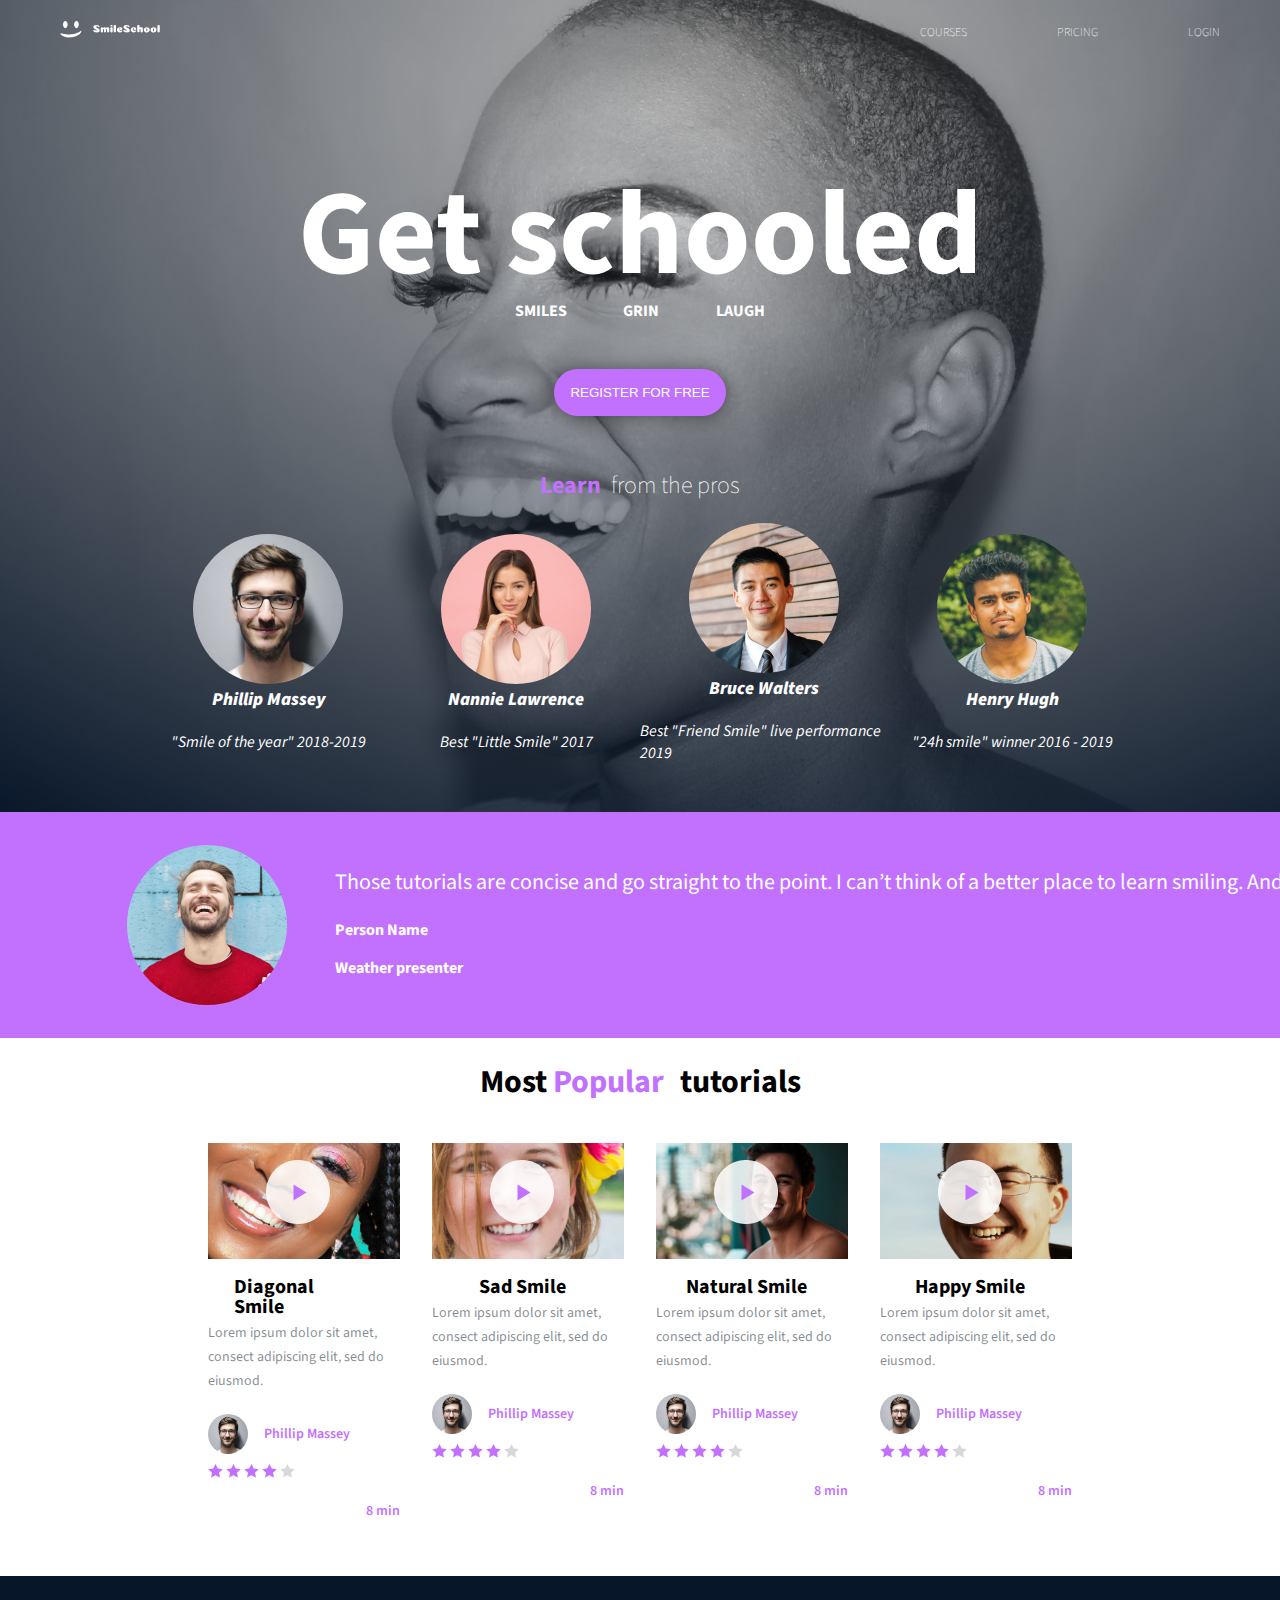
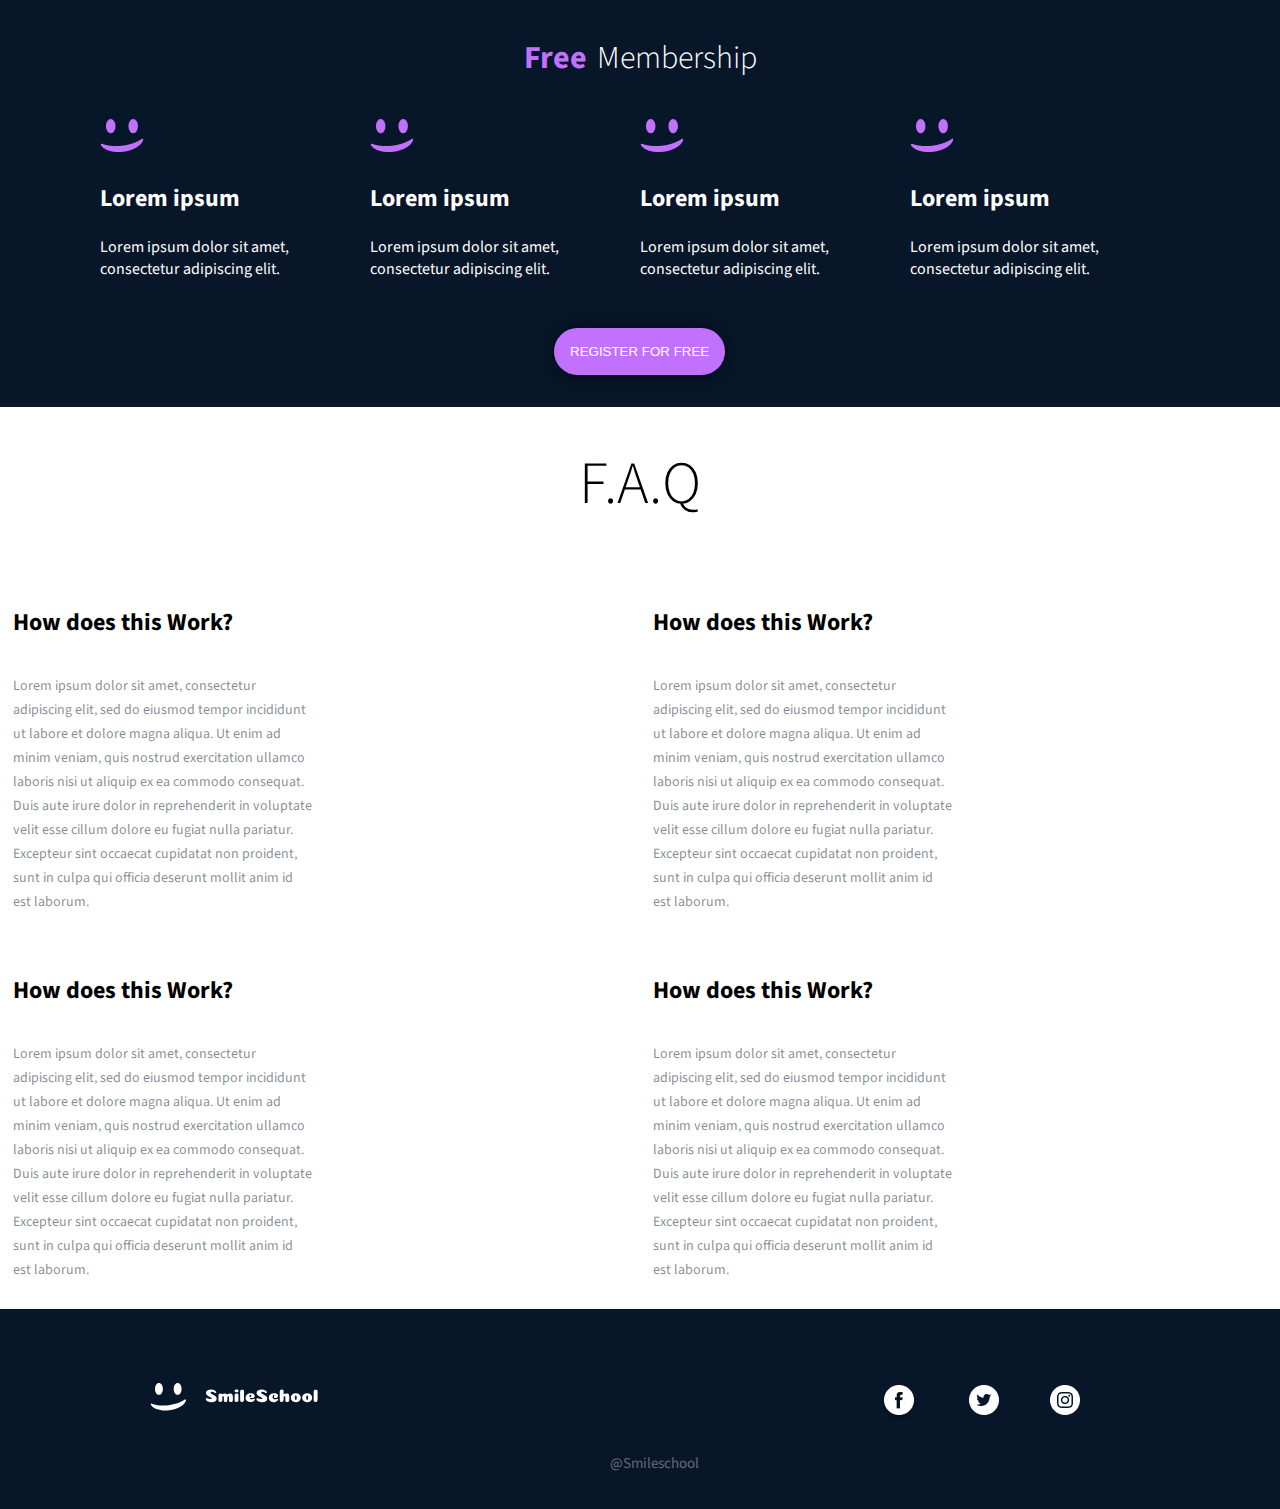
<file: css_advanced/index.html>
<!DOCTYPE html>
<html lang="en">
  <head>
    <meta charset="UTF-8">
    <meta charset="UTF-8">
    <meta http-equiv="X-UA-Compatible" content="IE=edge">
    <meta name="viewport" content="width=device-width, initial-scale=1.0">
    <link href='https://fonts.googleapis.com/css?family=Source+Sans+Pro' rel='stylesheet' type='text/css'>
    <title>Web design</title>
    <link rel="stylesheet" href="styles.css">
  </head>
  <body>
    <div id="main-section">

    
    <header>
        <div class="logo">
            <a><img src="../html_advanced/img/Group 1.svg" width="100" height="100"></a>
        </div>
        <div class="nav-urls-main">
        
              <p class="nav-urls">
                <a>COURSES</a>
              </p>
         
              <p class="nav-urls">
                <a >PRICING</a>
              </p>
            
              <p class="nav-urls">
                <a>LOGIN</a>
              </p>
            
           
        </div>
    </header>
    <main>
      <section class="header-section">
        <div class="schooled">
          <h1 class="get-schooled">
            Get schooled
          </h1>
          <p class="schooled-text">
            <span>Smiles</span>
            <span>Grin</span>
            <span>Laugh</span>
          </p>
          <button class="register">
            REGISTER FOR FREE
          </button>
        </div>
        <div class="pros">
          <h2 class="pros-title">
            <Span class="learn">Learn </Span> from the pros
          </h2>
          <div class="pros-block">
            <div class="pros-card">
              <img src="../html_advanced/img/1 (1).png" alt="">
              <h3>Phillip Massey</h3>
              <p>"Smile of the year" 2018-2019</p>
            </div>
            <div class="pros-card">
              <img src="../html_advanced/img/6.png" alt="">
              <h3>Nannie Lawrence</h3>
              <p>Best "Little Smile" 2017</p>
            </div>
            <div class="pros-card">
              <img src="../html_advanced/img/7.png" alt="">
              <h3>Bruce Walters</h3>
              <p>Best "Friend Smile" live performance 2019</p>
            </div>
            <div class="pros-card">
              <img src="../html_advanced/img/8.png" alt="">
              <h3>Henry Hugh</h3>
              <p>"24h smile" winner 2016 - 2019</p>
              </div>
          </div>
        </div>
      </section>
      <section class="presenter">
          <div class="present">
              <img src="../html_advanced/img/Bitmap (1).png">
              <div>
                  <blockquote>
                  Those tutorials are concise and go straight to the point. I can’t think of a better place to learn smiling. And it’s so fun!  
                  </blockquote>
                  <p>Person Name</p>
                  <p>Weather presenter</p>
              </div>
          </div>
      </section>
      <section class="video-part">
          <h1>Most <span class="learn">Popular</span> tutorials</h1>
          <div class="video-list">
              <div class="video-card">
                  <img src="../html_advanced/img/Bitmap (2).png">
                  <a class="play" href="#"><img src="../html_advanced/img/Group 7.png" alt=""></a>
                  <h2 class="video-title">Diagonal Smile</h2>
                  <p class="video-desc">Lorem ipsum dolor sit amet, consect adipiscing elit, sed do eiusmod.</p>
                  <div class="author">
                      <img src="../html_advanced/img/1 (1).png">
                      <h3 class="author-name">Phillip Massey</h3>
                  </div>
                  <div class="rating-duration">
                    <div class="rating">
                      <img src="../html_advanced/img/Star_4.png">
                      <img src="../html_advanced/img/Star_4.png">
                      <img src="../html_advanced/img/Star_4.png">
                      <img src="../html_advanced/img/Star_4.png">
                      <img src="../html_advanced/img/Star_5.png">
                    </div>
                  </div>
                  <p class="duration">8 min</p>
              </div>
              <div class="video-card">
                  <img src="../html_advanced/img/Bitmap (3).png">
                  <a class="play" href="#"><img src="../html_advanced/img/Group 7.png" alt=""></a>
                  <h2 class="video-title">Sad Smile</h2>
                  <p class="video-desc">Lorem ipsum dolor sit amet, consect adipiscing elit, sed do eiusmod.</p>
                  <div class="author img">
                      <img src="../html_advanced/img/1 (1).png">
                      <h3 class="author-name">Phillip Massey</h3>
                  </div>
                  <div class="rating-duration">
                    <div class="rating">
                      <img src="../html_advanced/img/Star_4.png">
                      <img src="../html_advanced/img/Star_4.png">
                      <img src="../html_advanced/img/Star_4.png">
                      <img src="../html_advanced/img/Star_4.png">
                      <img src="../html_advanced/img/Star_5.png">
                    </div>
                  </div>
                  <p class="duration">8 min</p>
              </div>
              <div class="video-card">
                  <img src="../html_advanced/img/Bitmap (4).png">
                  <a class="play" href="#"><img src="../html_advanced/img/Group 7.png" alt=""></a>
                  <h2 class="video-title">Natural Smile</h2>
                  <p class="video-desc">Lorem ipsum dolor sit amet, consect adipiscing elit, sed do eiusmod.</p>
                  <div class="author img">
                      <img src="../html_advanced/img/1 (1).png">
                      <h3 class="author-name">Phillip Massey</h3>
                  </div>
                  <div class="rating-duration">
                    <div class="rating">
                      <img src="../html_advanced/img/Star_4.png">
                      <img src="../html_advanced/img/Star_4.png">
                      <img src="../html_advanced/img/Star_4.png">
                      <img src="../html_advanced/img/Star_4.png">
                      <img src="../html_advanced/img/Star_5.png">
                    </div>
                  </div>
                  <p class="duration">8 min</p>
              </div>
              <div class="video-card">
                  <img src="../html_advanced/img/Bitmap (5).png">
                  <a class="play" href="#"><img src="../html_advanced/img/Group 7.png" alt=""></a>
                  <h2 class="video-title">Happy Smile</h2>
                  <p class="video-desc">Lorem ipsum dolor sit amet, consect adipiscing elit, sed do eiusmod.</p>
                  <div class="author img">
                      <img src="../html_advanced/img/1 (1).png">
                      <h3 class="author-name">Phillip Massey</h3>
                  </div>
                  <div class="rating-duration">
                    <div class="rating">
                      <img src="../html_advanced/img/Star_4.png">
                      <img src="../html_advanced/img/Star_4.png">
                      <img src="../html_advanced/img/Star_4.png">
                      <img src="../html_advanced/img/Star_4.png">
                      <img src="../html_advanced/img/Star_5.png">
                    </div>
                  </div>
                  <p class="duration">8 min</p>
              </div>
          </div>
      </section>
      <section class="membership-section">
          <h1><span class="learn">Free</span>Membership</h1>
          <div class="memberships">
            <div class="membership-card">
              <img src="../html_advanced/img/Group 3.png" alt="">
              <h2>Lorem ipsum</h2>
              <p>Lorem ipsum dolor sit amet, consectetur adipiscing elit.</p>
            </div>
            <div class="membership-card">
              <img src="../html_advanced/img/Group 3.png" alt="">
              <h2>Lorem ipsum</h2>
              <p>Lorem ipsum dolor sit amet, consectetur adipiscing elit.</p>
            </div>
            <div class="membership-card">
              <img src="../html_advanced/img/Group 3.png" alt="">
              <h2>Lorem ipsum</h2>
              <p>Lorem ipsum dolor sit amet, consectetur adipiscing elit.</p>
            </div>
            <div class="membership-card">
              <img src="../html_advanced/img/Group 3.png" alt="smile">
              <h2>Lorem ipsum</h2>
              <p>
                  Lorem ipsum dolor sit amet, consectetur adipiscing elit.
              </p>
            </div>
          </div>
          <button class="register-btn">REGISTER FOR FREE</button>
      </section>
      <section class="faq-section">
        <h1>F.A.Q</h1>
        <div class="faq-list">
          
          <section class="top-line">

            <div class="faq-item ">
              <h2>How does this Work?</h2>
              <p class="paragraph-padding">
                Lorem ipsum dolor sit amet, consectetur adipiscing elit, sed do eiusmod tempor incididunt ut
                labore et dolore magna aliqua. Ut enim ad minim veniam, quis nostrud exercitation ullamco
                laboris nisi ut aliquip ex ea commodo consequat. Duis aute irure dolor in reprehenderit in
                voluptate velit esse cillum dolore eu fugiat nulla pariatur. Excepteur sint occaecat cupidatat
                non proident, sunt in culpa qui officia deserunt mollit anim id est laborum.
              </p>
            </div>
            <div class="faq-item">
              <h2>How does this Work?</h2>
              <p class="paragraph-padding">
                Lorem ipsum dolor sit amet, consectetur adipiscing elit, sed do eiusmod tempor incididunt ut
                labore et dolore magna aliqua. Ut enim ad minim veniam, quis nostrud exercitation ullamco
                laboris nisi ut aliquip ex ea commodo consequat. Duis aute irure dolor in reprehenderit in
                voluptate velit esse cillum dolore eu fugiat nulla pariatur. Excepteur sint occaecat cupidatat
                non proident, sunt in culpa qui officia deserunt mollit anim id est laborum.
              </p>
            </div>
          </section>
          <section class="bottom-line">

            <div class="faq-item">
              <h2>How does this Work?</h2>
              <p class="paragraph-padding">
                Lorem ipsum dolor sit amet, consectetur adipiscing elit, sed do eiusmod tempor incididunt ut
                labore et dolore magna aliqua. Ut enim ad minim veniam, quis nostrud exercitation ullamco
                laboris nisi ut aliquip ex ea commodo consequat. Duis aute irure dolor in reprehenderit in
                voluptate velit esse cillum dolore eu fugiat nulla pariatur. Excepteur sint occaecat cupidatat
                non proident, sunt in culpa qui officia deserunt mollit anim id est laborum.
              </p>
            </div>
            <div class="faq-item">
              <h2>How does this Work?</h2>
              <p class="paragraph-padding">
                Lorem ipsum dolor sit amet, consectetur adipiscing elit, sed do eiusmod tempor incididunt ut
                labore et dolore magna aliqua. Ut enim ad minim veniam, quis nostrud exercitation ullamco
                laboris nisi ut aliquip ex ea commodo consequat. Duis aute irure dolor in reprehenderit in
                voluptate velit esse cillum dolore eu fugiat nulla pariatur. Excepteur sint occaecat cupidatat
                non proident, sunt in culpa qui officia deserunt mollit anim id est laborum.
              </p>
            </div>
          </section>
        </div>
      </section>
    </main>
    <footer>
      <div>
        <div>
          <p class="nav-ft"><img src="../html_advanced/img/Group 1.svg" alt=""></p>
        <div class="social">
            <p ><a><img src="../html_advanced/img/fb.png" alt=""></a></p>
            <p><a><img src="../html_advanced/img/x.png" alt=""></a></p>
            <p><a><img src="../html_advanced/img/Group 6.png" alt=""></a></p>
        </div>
        </div>
        <p class="smile">@Smileschool</p>
      </div>
    </footer>
    <!-- Your HTML content here -->
  </div>
  </body>
</html>
</file>
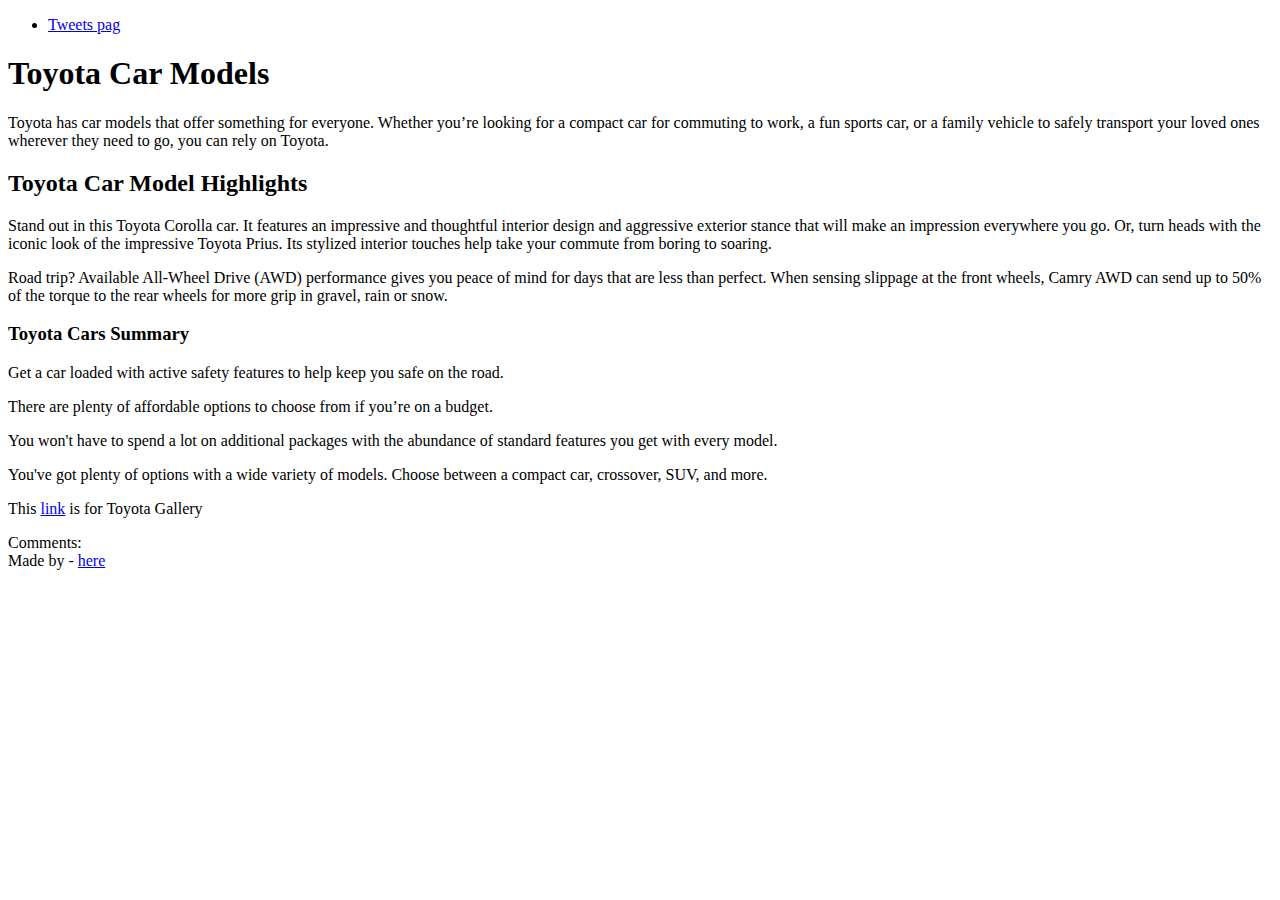
<file: css_basic/index.html>
<!DOCTYPE html>
<html>
        <head>
                <title> TOYOTA</title>
                <meta charset="UTF-8">
        </head>
        <body>
		<header>
			<ul>
				<li><a href="tweets.html">Tweets pag</a></li>
			</ul>
		</header>
		<main>
			<article>
			 <h1>Toyota Car Models</h1>
			 <p>Toyota has car models that offer something for everyone. Whether you’re looking for a compact car for commuting to work, a fun sports car, or a family vehicle to safely transport your loved ones wherever they need to go, you can rely on Toyota.</p>
		          <h2>Toyota Car Model Highlights</h2>
		          <p>Stand out in this Toyota Corolla car. It features an impressive and thoughtful interior design and aggressive exterior stance that will make an impression everywhere you go. Or, turn heads with the iconic look of the impressive Toyota Prius. Its stylized interior touches help take your commute from boring to soaring. </p>
		         <p>Road trip? Available All-Wheel Drive (AWD) performance gives you peace of mind for days that are less than perfect. When sensing slippage at the front wheels, Camry AWD can send up to 50% of the torque to the rear wheels for more grip in gravel, rain or snow.</p>
			 <h3>Toyota Cars Summary</h3>
                         <p>Get a car loaded with active safety features to help keep you safe on the road.</p>
		         <p> There are plenty of affordable options to choose from if you’re on a budget.</p>
                         <P>You won't have to spend a lot on additional packages with the abundance of standard features you get with every model.</P>
                         <P>You've got plenty of options with a wide variety of models. Choose between a compact car, crossover, SUV, and more.</P>
		<a href="https://www.toyota.com/cars/><img src="https://global.toyota/en/mobility/toyota-brand/gallery/bz4x.html"></a>
                          <p>This <a href="https://global.toyota/en/mobility/toyota-brand/gallery/"> link</a> is for Toyota Gallery</p>
			</article>
			<aside>Comments:</aside>
			
			<footer>
				Made by <Wilson MUNYANEZA> - <a href="<https://global.toyota/en/company/?padid=ag478_from_header>" target="_blank">here</a>
                        </footer>
		</main>
	 </body>
</html
</file>
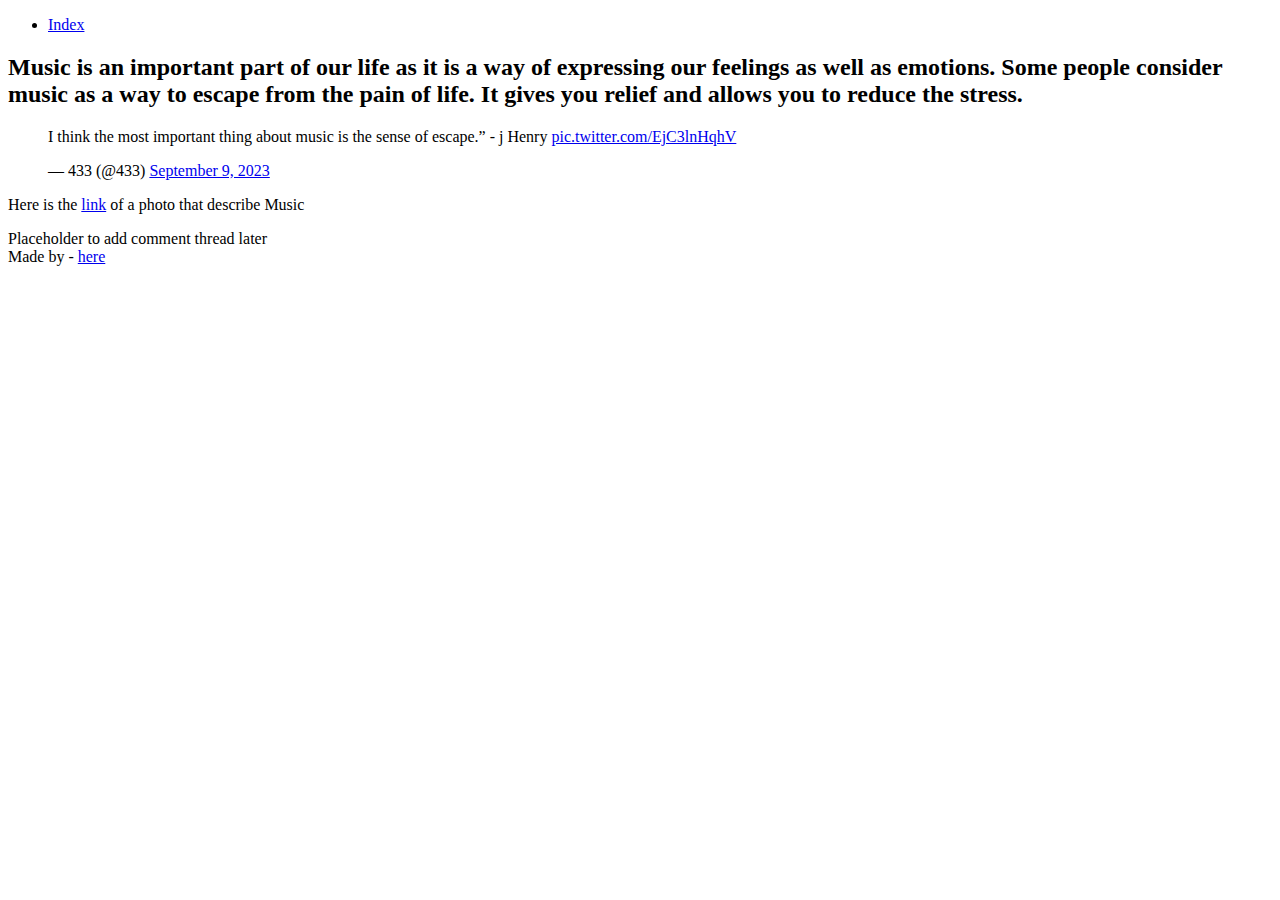
<file: css_basic/tweets.html>
<!DOCTYPE html>
<html lang="en">
<head>
    <meta charset="utf-8">
    <title>HOW MUSIC IS LIFE</title>
</head>
 <body>
                <header>
                    <ul>
                        <li><a href="index.html">Index</a></li>
                   </ul>
                </header>
                 <main>
                       <article>
                         <h2>Music is an important part of our life as it is a way of expressing our feelings as well as emotions. Some people consider music as a way to escape from the pain of life. It gives you relief and allows you to reduce the stress.</h2>


                        <blockquote class="twitter-tweet"><p lang="it" dir="ltr">I think the most important thing about music is the sense of escape.” - j Henry
							<a href="https://twitter.com/DarkSun713/status/1700981361866428823/photo/1">pic.twitter.com/EjC3lnHqhV</a></p>&mdash; 433 (@433) <a href="https://twitter.com/DarkSun713/status/1700981361866428823/photo/1">September 9, 2023</a></blockquote> <script async src="https://platform.twitter.com/widgets.js" charset="utf-8"></script>
                           
                           <p>Here is the <a href="https://www.instagram.com/p/B-e3wPeFC81/">link</a> of a photo that describe Music</p>
                       </article>
                       
                     <aside>Placeholder to add comment thread later</aside>
                 </main>
                 
                 
     
      <footer>
                          Made by <Wilson MUNYANEZA> - <a href="https://www.instagram.com/p/B-e3wPeFC81/" target="_blank">here</a>
                 </footer>
        </body>
</html>
</file>
<file: css_advanced/styles.css>
body{
    font-family: "Source Sans Pro";
    font-style: normal;
    margin: 0%;
    overflow-x: hidden;
}

#main-section {
    position: relative;
    
}

header{

    height: 65px;

    display: flex;
    align-items: center;
    justify-content: space-between;
    padding-inline: 60px;
    position: absolute;
    width: 100%;
    
    
}

.nav-urls-main {
  
    width: 300px;
    display: flex;
    position: absolute;
    justify-content: space-between;
    right: 180px;
    

}
.nav-urls{
    text-decoration: none;
    text-transform: capitalize;
    color: white;
    font-size: 12px;
    font-weight: lighter;
    word-wrap: break-word;
    text-align: center;
   
}

.header-section{
    display: flex;
    flex-direction: column;
    background-image: url("../html_advanced/img/Group\ 8.png");
    width: 100%;
    height: auto;
    max-width: 100%;
}
.schooled{
    display: flex;
    flex-direction: column;
    padding-top: 5rem;
}
.get-schooled{
    height: 150px;
    font-weight: 700;
    font-size: 120px;
    line-height: 151px;
    text-align: center;
    color: #ffffff;
}
.schooled-text{
    height: 20px;
    position: relative;
    margin-top: -7%;
    text-align: center;
    font-weight: 700;
    font-size: 16px;
    line-height: 20px;
    color: #ffffff;
    display: flex;
    justify-content: space-around;
    margin-left: 38%;
    margin-right: 38%;
    text-transform: uppercase;
}
.register{
    background: #c271ff;
    border-radius: 25px;
    border: none;
    padding: 0.7rem;
    color: white;
    font-weight: 500;
    box-shadow: 0px 1px 20px rgba(0, 0, 0, 0.5);
    position: relative;
    align-self: center;
    margin: 2rem;
    padding: 1rem;
}
.pros{
    font-weight: normal;
    padding-inline: 20px;
    

}
.learn{
    font-weight: bold;
    color: #C271FF;
    padding-right: 10px;
}
.pros-title{

    display: flex;
    justify-content: center;
    color: #ffffff;
    font-weight: lighter;



    
}
.pros-block{
    display: flex;
    flex-direction: row;
    justify-content: center;
}
.pros-card{
    width: 20%;
    align-items: center;
    display: flex;
    margin-bottom: 2rem;
    flex-direction: column;
    justify-content: center;
    color: #ffffff;
    font-style: italic;

}
.pros-card h3{
    font-weight: 900;
    font-size: 18px;
    margin-top: 0.2rem;
    margin-bottom: 0.2rem;
    text-align: center;
}
.pros img{
    border-radius: 100%;
}
.presenter{
    background-color: #C271FF;
    padding: 1%;
    display: flex;
    align-items: center;
    justify-content: center;
    color: #ffffff;
    padding-inline: 60px;

}
.present{
    display: flex;
    margin: 20px;
}
.presenter img{
    margin-right: 3rem;
    border-radius: 100px;
}
.presenter blockquote{
    line-height: 30px;
    margin-left: 0px;
    font-size: 22px;
    margin-right: -14rem;

}
.presenter p{
    font-weight: bold;
}
.video-part h1{
    text-align: center;
}
.video-title{
    position: relative;
    align-self: center;
    padding: 2rem;
    font-weight: 300;
    line-height: 40px;
    left: 500px;
}
.video-list{
    display: flex;
    flex-direction: row;
    justify-content: center;
}
.video-card {
    padding: 1rem;
    display: flex;
    flex-direction: column;
    max-width: 15%;
}
  .video-card h2 {
    font-weight: 700;
    font-size: 20px;
    line-height: 20px;
    margin-bottom: -8.9rem;
    left: -6px;
    top: -100px;
}
  .video-card .video-desc {
    font-weight: 400;
    font-size: 14px;
    line-height: 24px;
    color: rgba(7, 22, 41, 0.501584);
  }
.video-card .play{
    position: relative;
    top: -25%;
    left: 30%;
}
.video-card .author {
    display: flex;
    align-items: center;
  }
  .author img {
    border-radius: 50%;
    width: 40px;
    height: 40px;
  }
  .author h3 {
    font-weight: 600;
    font-size: 14px;
    line-height: 27px;
    color: #c271ff;
    margin-left: 1rem;
  }
  .rating-duration {
    display: flex;
    justify-content: space-between;
    align-items: center;
  }
  .duration {
    font-weight: 600;
    font-size: 14px;
    line-height: 27px;
    text-align: right;
    color: #c271ff;
  }
  .membership-section{
    color: white;
    background-color: #071629;
    padding-inline: 50px;

  }
.membership-section h1{
    padding-top: 5%;
    text-align: center;
    padding-bottom: 1rem;
    font-size: 32px;
    font-weight: 300;
}
.memberships{
    display: flex;
    justify-content: space-evenly;
    padding-inline: 50px;
}
.membership-section button{
    background: #c271ff;
    border-radius: 25px;
    border: none;
    padding: 0.7rem;
    color: white;
    font-weight: 500;
    box-shadow: 0px 1px 20px rgba(0, 0, 0, 0.5);
    position: relative;
    align-self: center;
    margin: 2rem;
    padding: 1rem;
    left: 40%;
}

.faq-list{
    display: flex;
    flex-direction: column;

}

.top-line{
    display: flex;
}
.bottom-line{
    display: flex;
}

.paragraph-padding{
    color: rgba(7, 22, 41, 0.50);
    font-size: 14px;
    font-family: Source Sans Pro;
    font-weight: 400;
    line-height: 24px;
    word-wrap: break-word;
    width: 300px;


}



.faq-section h1{
    font-family: Source Sans Pro;
    font-size: 60px;
    font-weight: 300;
    line-height: 75px;
    letter-spacing: 0px;
    text-align: center;
    display: flex;
    flex-direction: column;
    justify-content: space-between;
    align-items: center;
    padding-block-end: 10px;
}
.faq-item{
    display: flex;
    flex: 50%;
    flex-direction: column;
    width: 50%;
    padding: 1%;
}

footer{
    width: 100%; 
    height: 200px; 
    background: #071629;
    position: relative;
}
.ft-container{
    display: flex;
}
.nav-ft{
    width: 200px;  
    position: absolute; 
    width: 200px;
    left: 150px;
    height: 20%;
    bottom: 35%;
}

.social{
    display: flex;
    flex-direction: row;
    justify-content: space-between;
    width: 200px;
    right: 200px;
    position: absolute;
    height: 20%;
    bottom: 50%;
}
.smile{
    position: absolute;
    text-align: center;
    opacity: 0.35; 
    color: white; 
    font-size: 15px; 
    font-weight: 400; 
    word-wrap: break-word;
    bottom: 10%;
    width: 100px;
    right: 45%;
    
}
</file>
